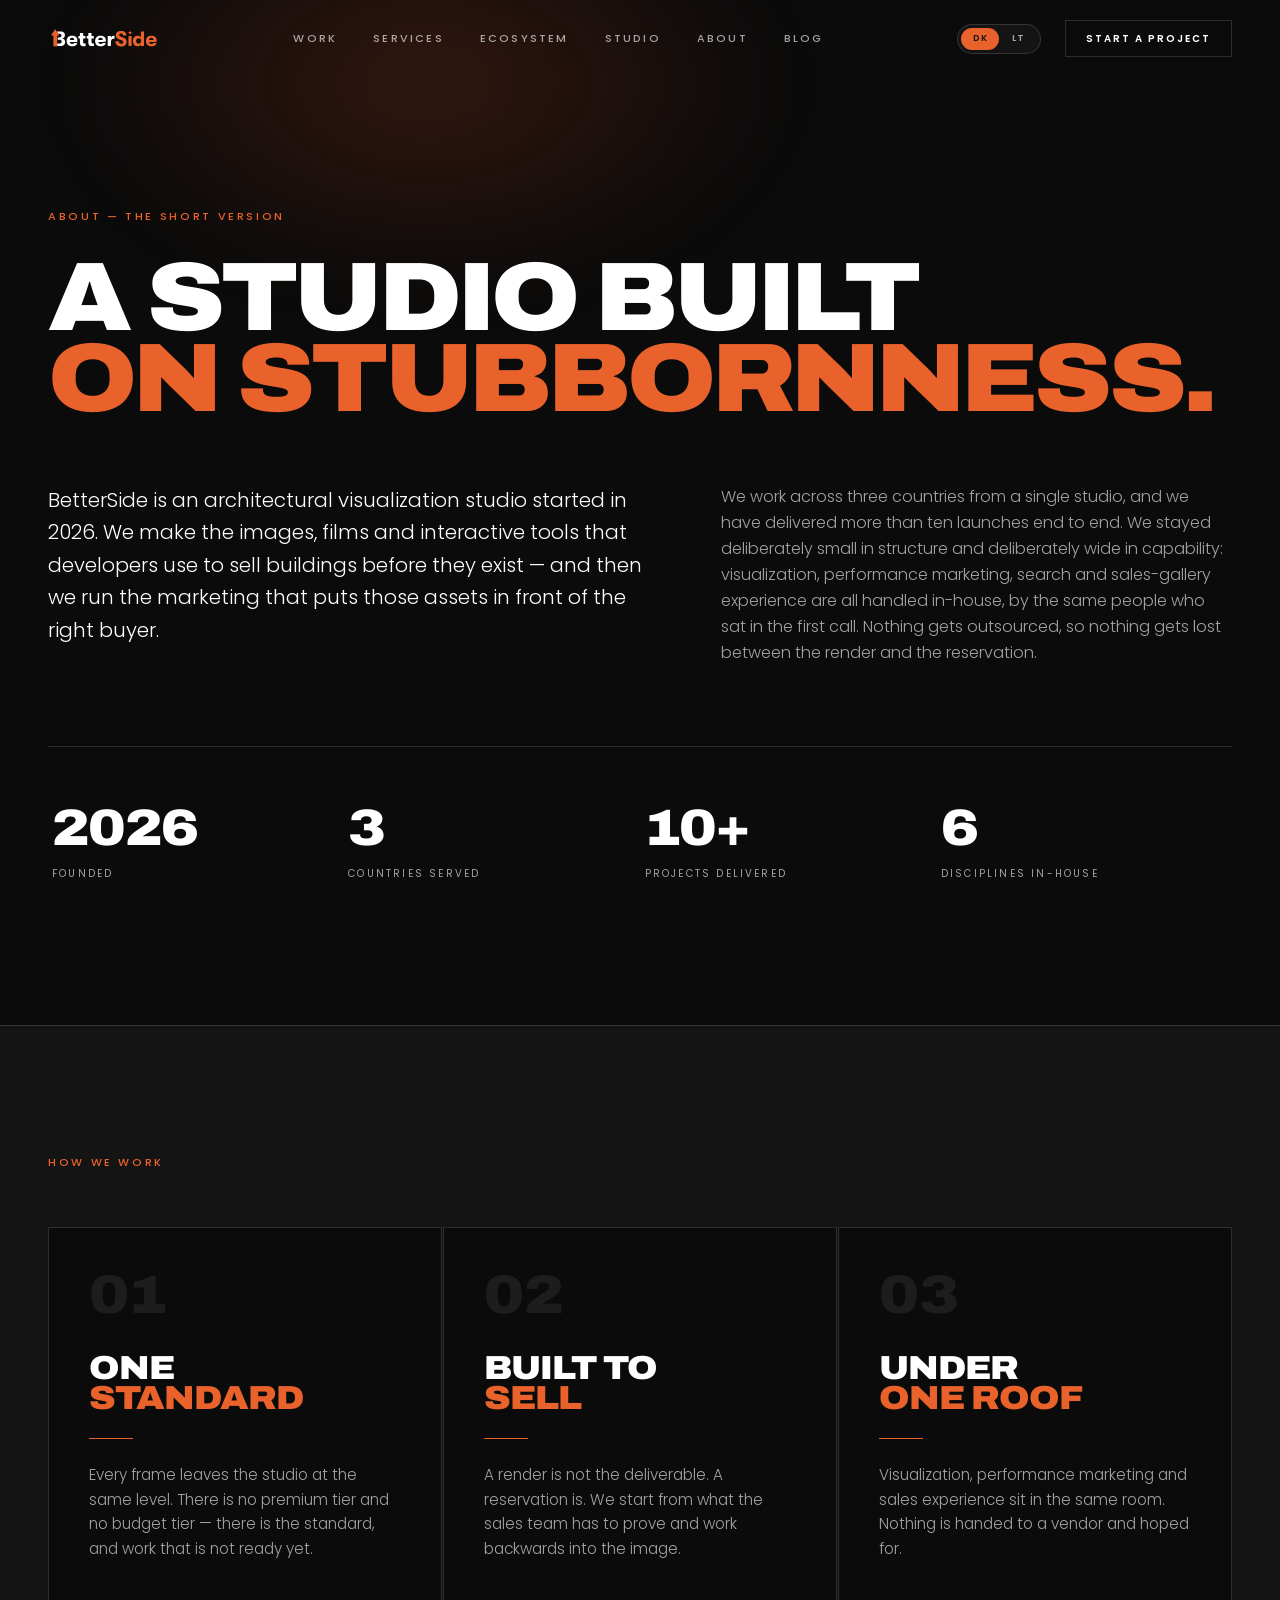
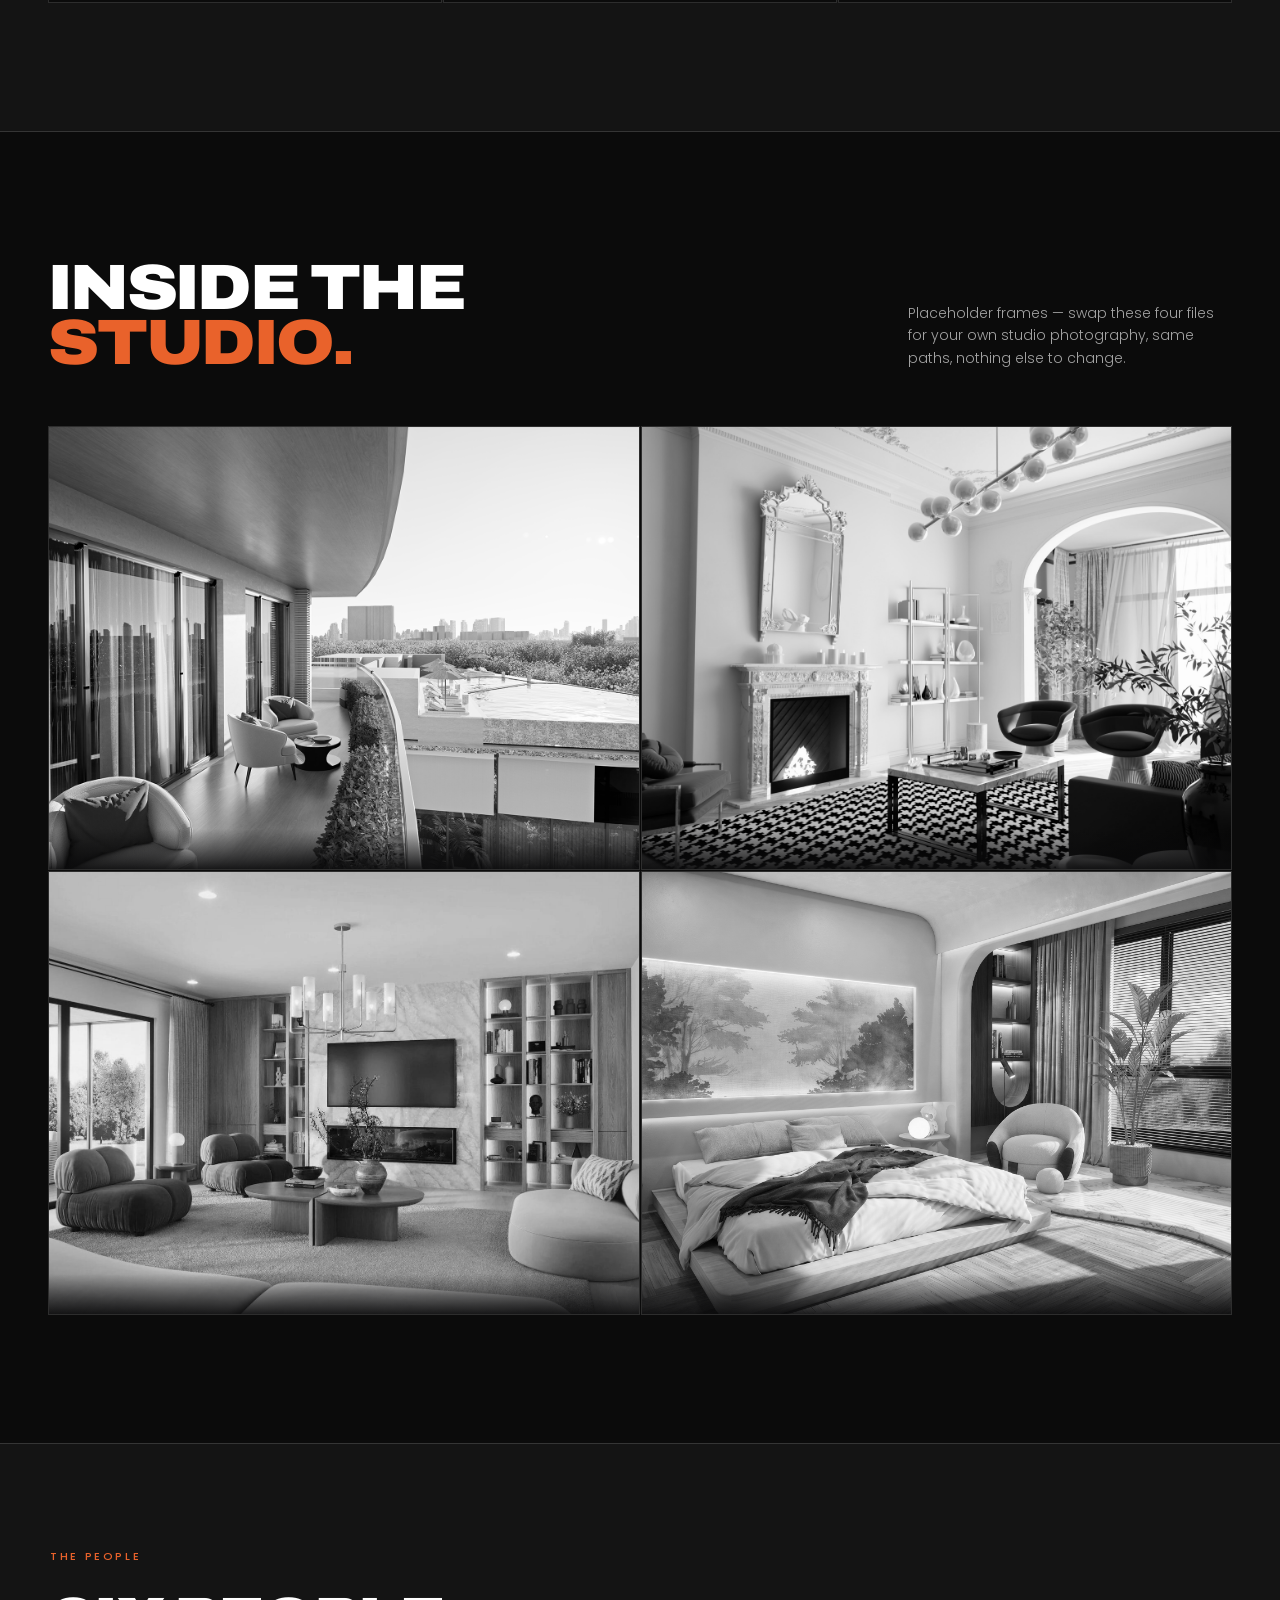
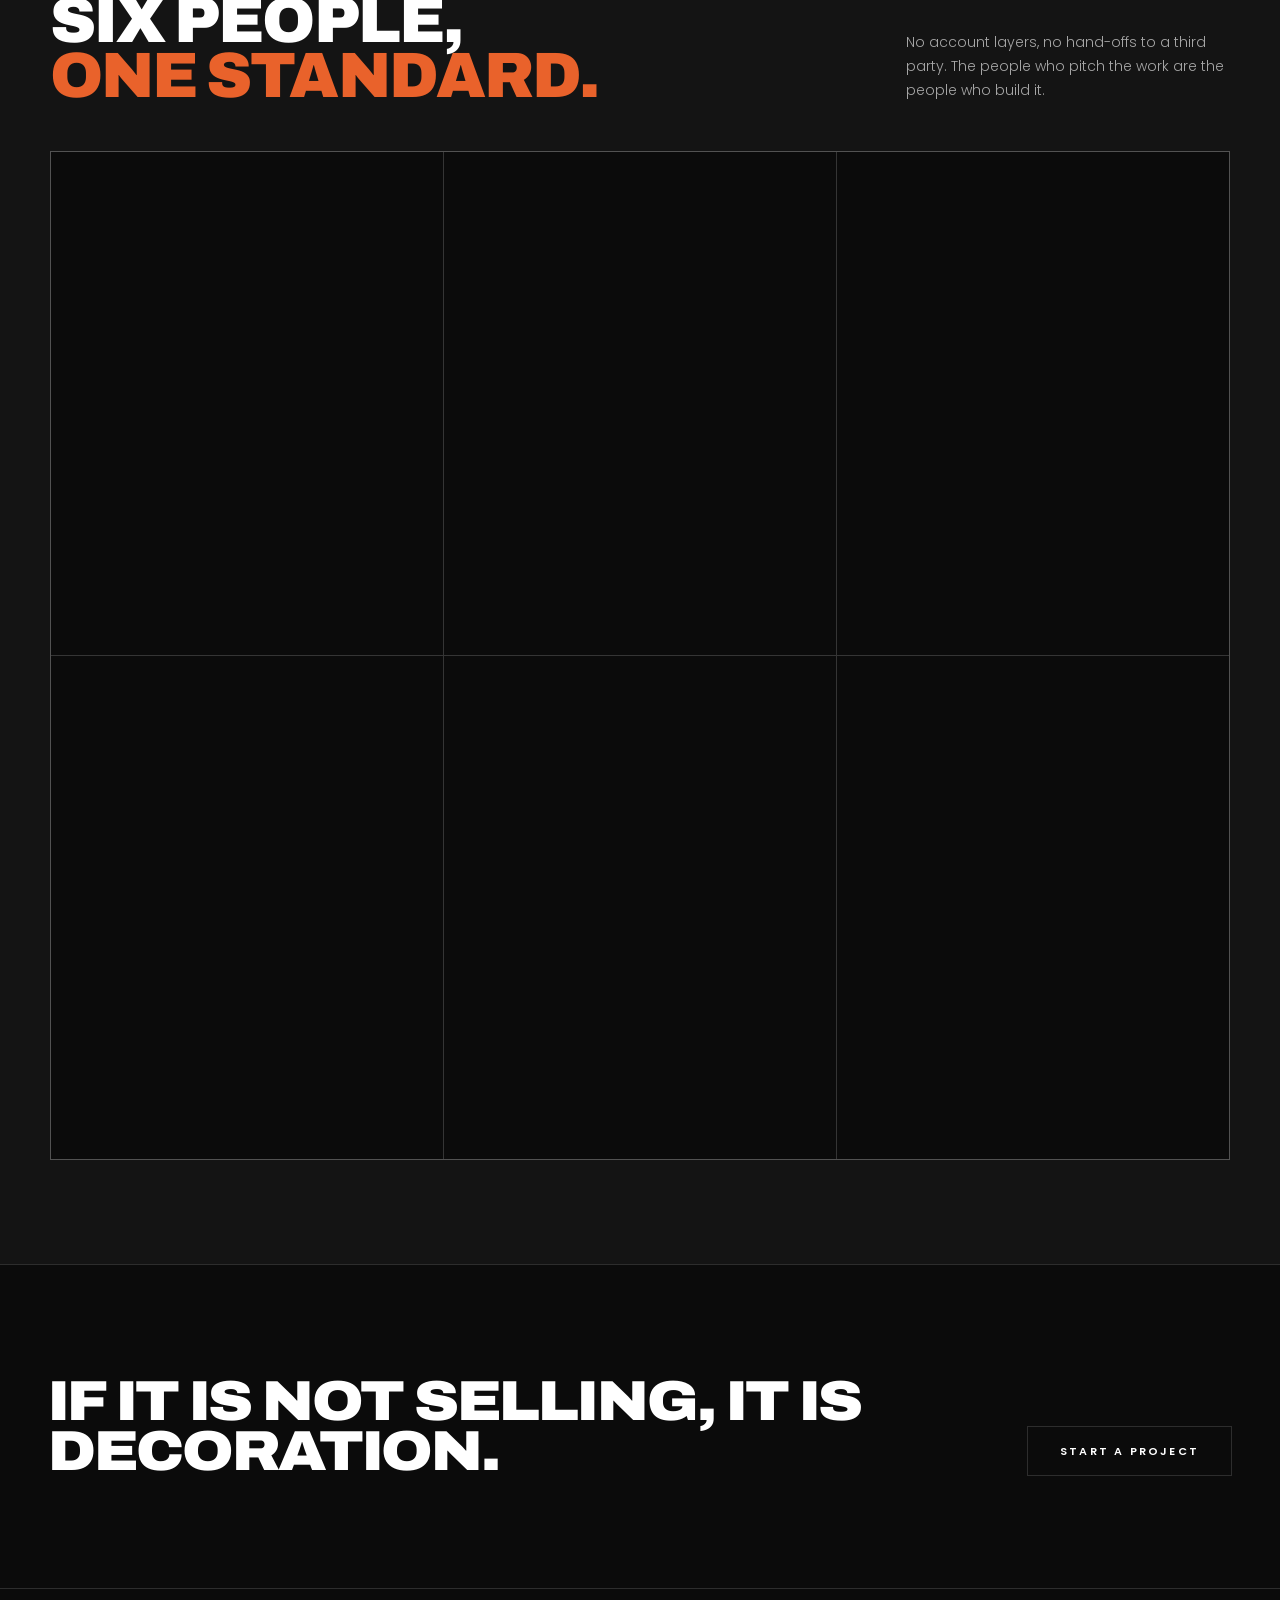
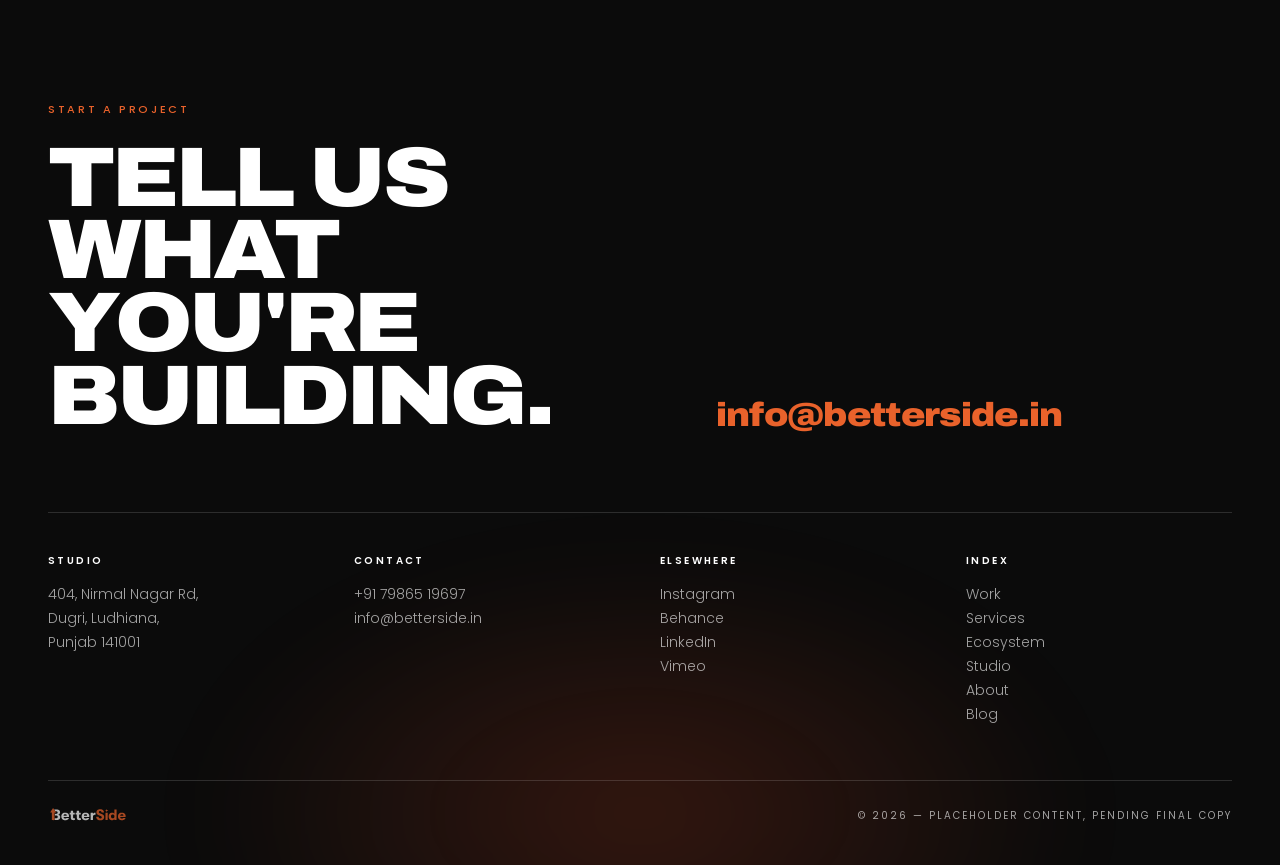
<file: about/index.html>
<!DOCTYPE html><html lang="en"><head>
    <base href="../services-section/">
    <meta http-equiv="Cache-Control" content="no-cache, no-store, must-revalidate">
    <meta http-equiv="Pragma" content="no-cache">
    <meta http-equiv="Expires" content="0">

		<meta charset="UTF-8">
		<meta name="viewport" content="width=device-width, initial-scale=1.0">
		<link rel="icon" href="./services-section/favicon.ico">
		<meta property="og:image" content="./og-image.png">
		<title>About — BetterSide</title>
		<link rel="preconnect" href="https://fonts.googleapis.com">
		<link rel="preconnect" href="https://fonts.gstatic.com" crossorigin="">
		<link href="https://fonts.googleapis.com/css2?family=Archivo:wdth,wght@100..125,400..900&amp;family=Poppins:wght@300;400;500;600&amp;display=swap" rel="stylesheet">
		<script type="module" crossorigin="" src="./assets/index-BxBgR7Ak.js"></script>
		<link rel="stylesheet" crossorigin="" href="./assets/index-DwBYYBaO.css">
	<script defer="" src="./runable.js" data-hostname="betters-bjk92gs-website" data-url="https://r.lilstts.com/events"></script>  <script>window.__BS_PAGE__="about";window.__BS_BASE__="../";</script>
    <script defer src="../services-section/inject.js"></script>
  </head>
	<body>
		<div id="root"></div>
	

</body></html>
</file>
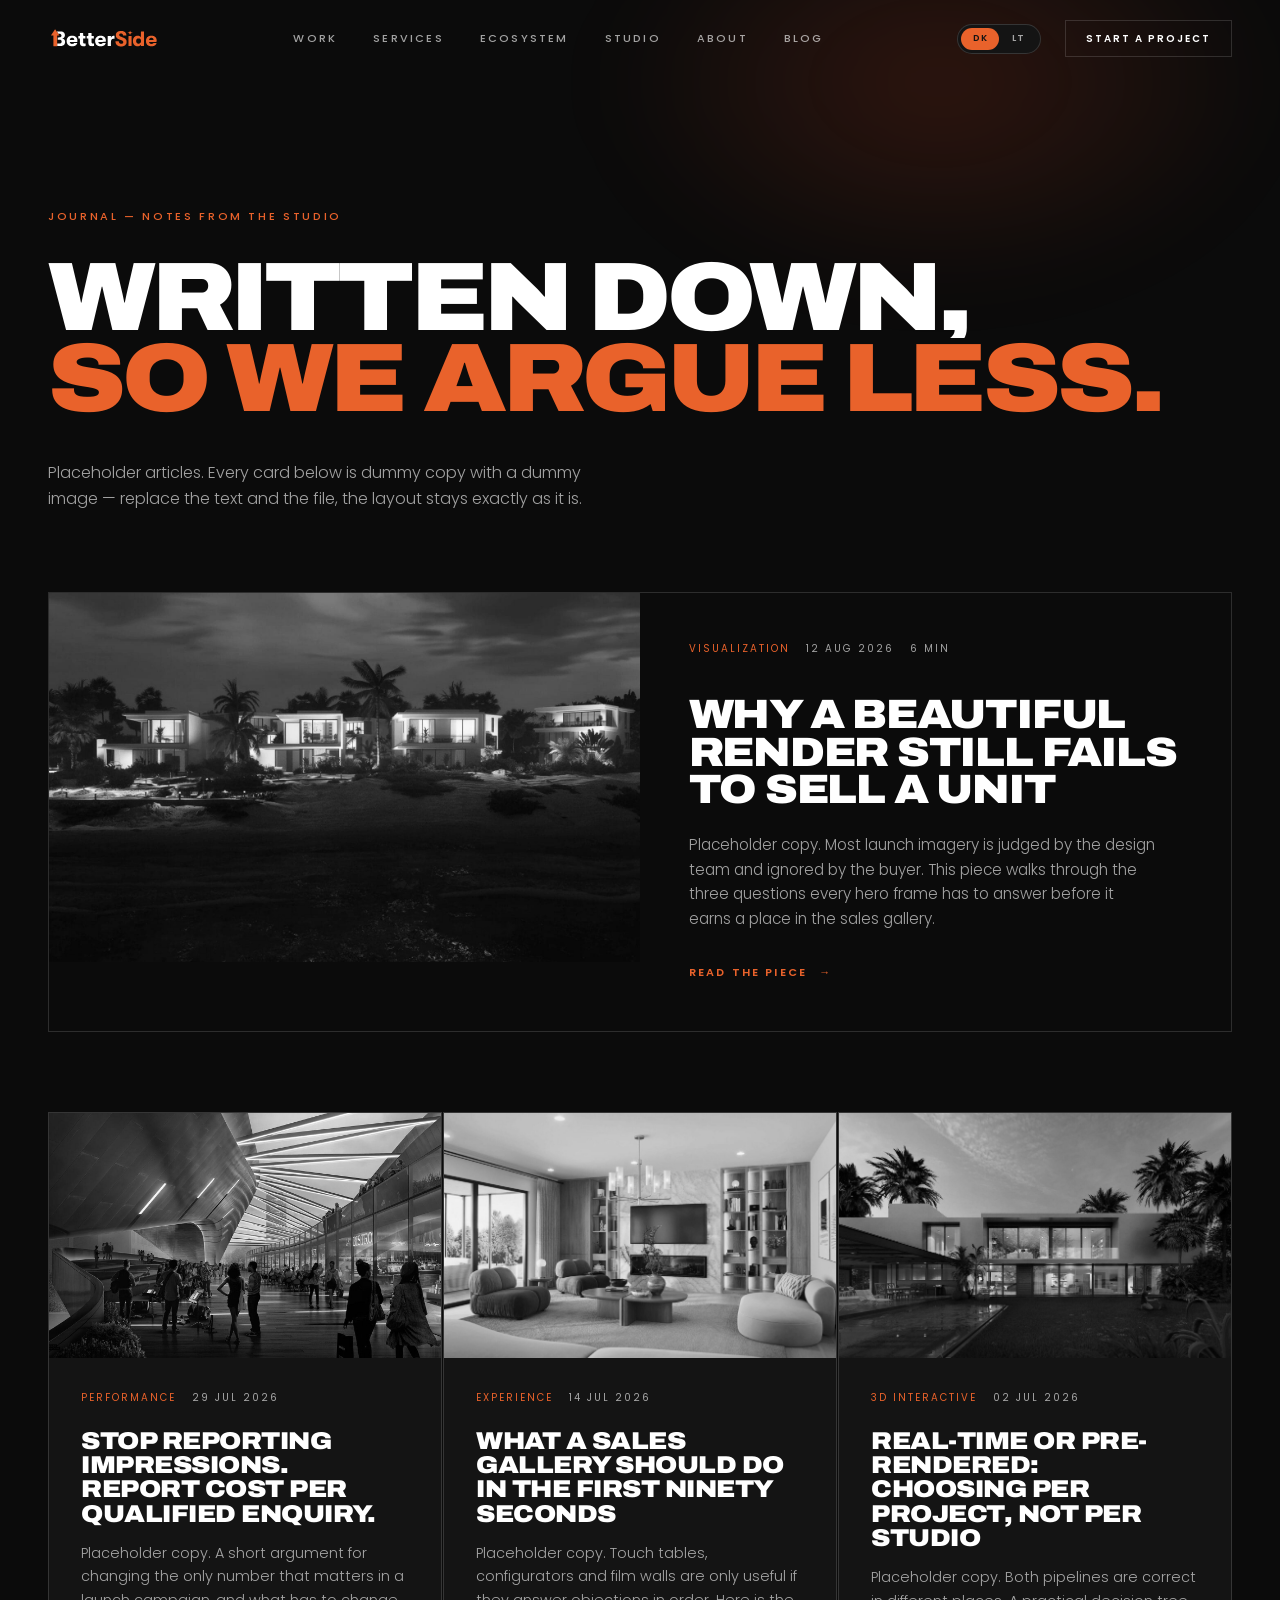
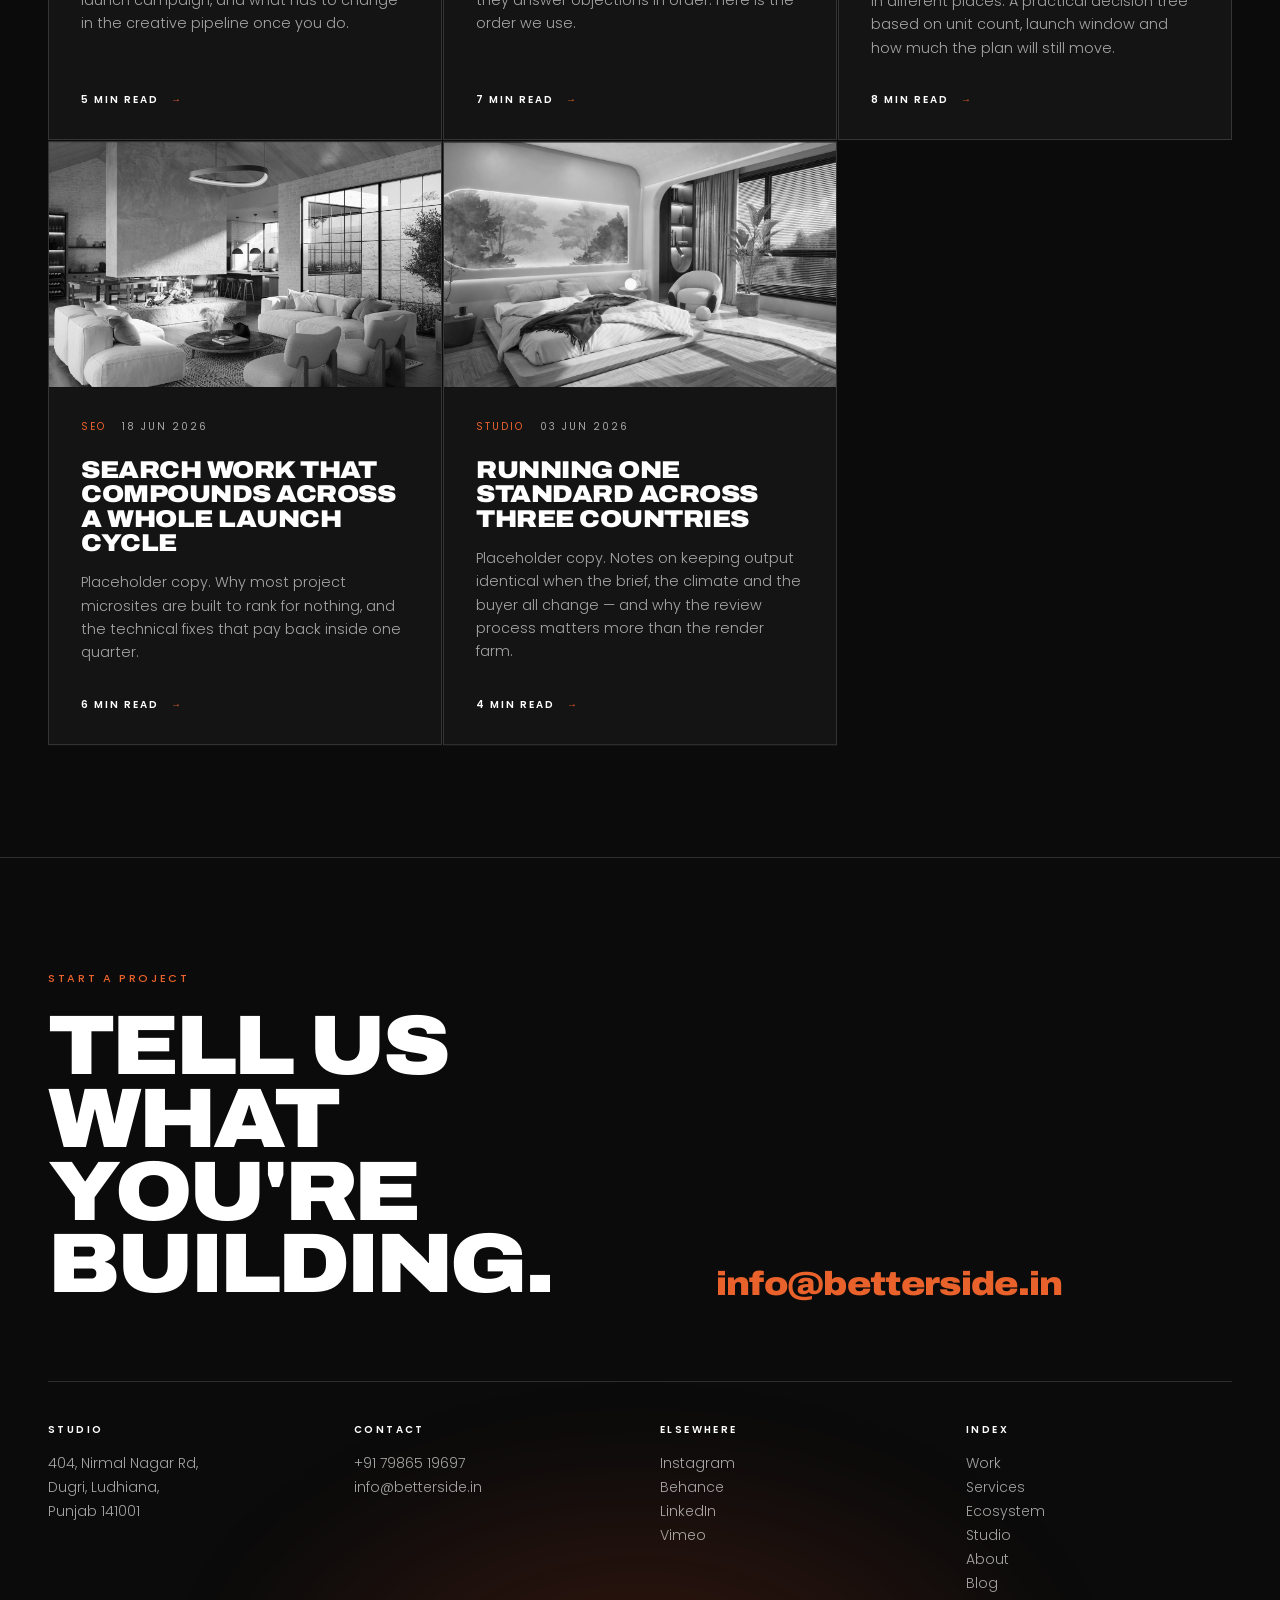
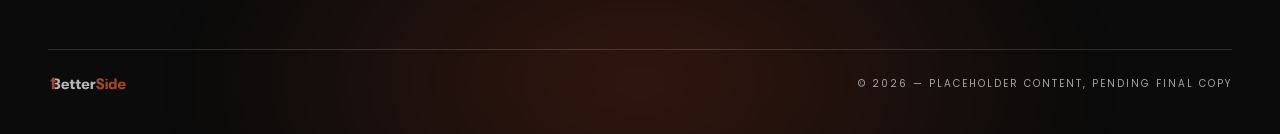
<file: blog/index.html>
<!DOCTYPE html><html lang="en"><head>
    <base href="../services-section/">
    <meta http-equiv="Cache-Control" content="no-cache, no-store, must-revalidate">
    <meta http-equiv="Pragma" content="no-cache">
    <meta http-equiv="Expires" content="0">

		<meta charset="UTF-8">
		<meta name="viewport" content="width=device-width, initial-scale=1.0">
		<link rel="icon" href="./services-section/favicon.ico">
		<meta property="og:image" content="./og-image.png">
		<title>Blog — BetterSide</title>
		<link rel="preconnect" href="https://fonts.googleapis.com">
		<link rel="preconnect" href="https://fonts.gstatic.com" crossorigin="">
		<link href="https://fonts.googleapis.com/css2?family=Archivo:wdth,wght@100..125,400..900&amp;family=Poppins:wght@300;400;500;600&amp;display=swap" rel="stylesheet">
		<script type="module" crossorigin="" src="./assets/index-BxBgR7Ak.js"></script>
		<link rel="stylesheet" crossorigin="" href="./assets/index-DwBYYBaO.css">
	<script defer="" src="./runable.js" data-hostname="betters-bjk92gs-website" data-url="https://r.lilstts.com/events"></script>  <script>window.__BS_PAGE__="blog";window.__BS_BASE__="../";</script>
    <script defer src="../services-section/inject.js"></script>
  </head>
	<body>
		<div id="root"></div>
	

</body></html>
</file>
